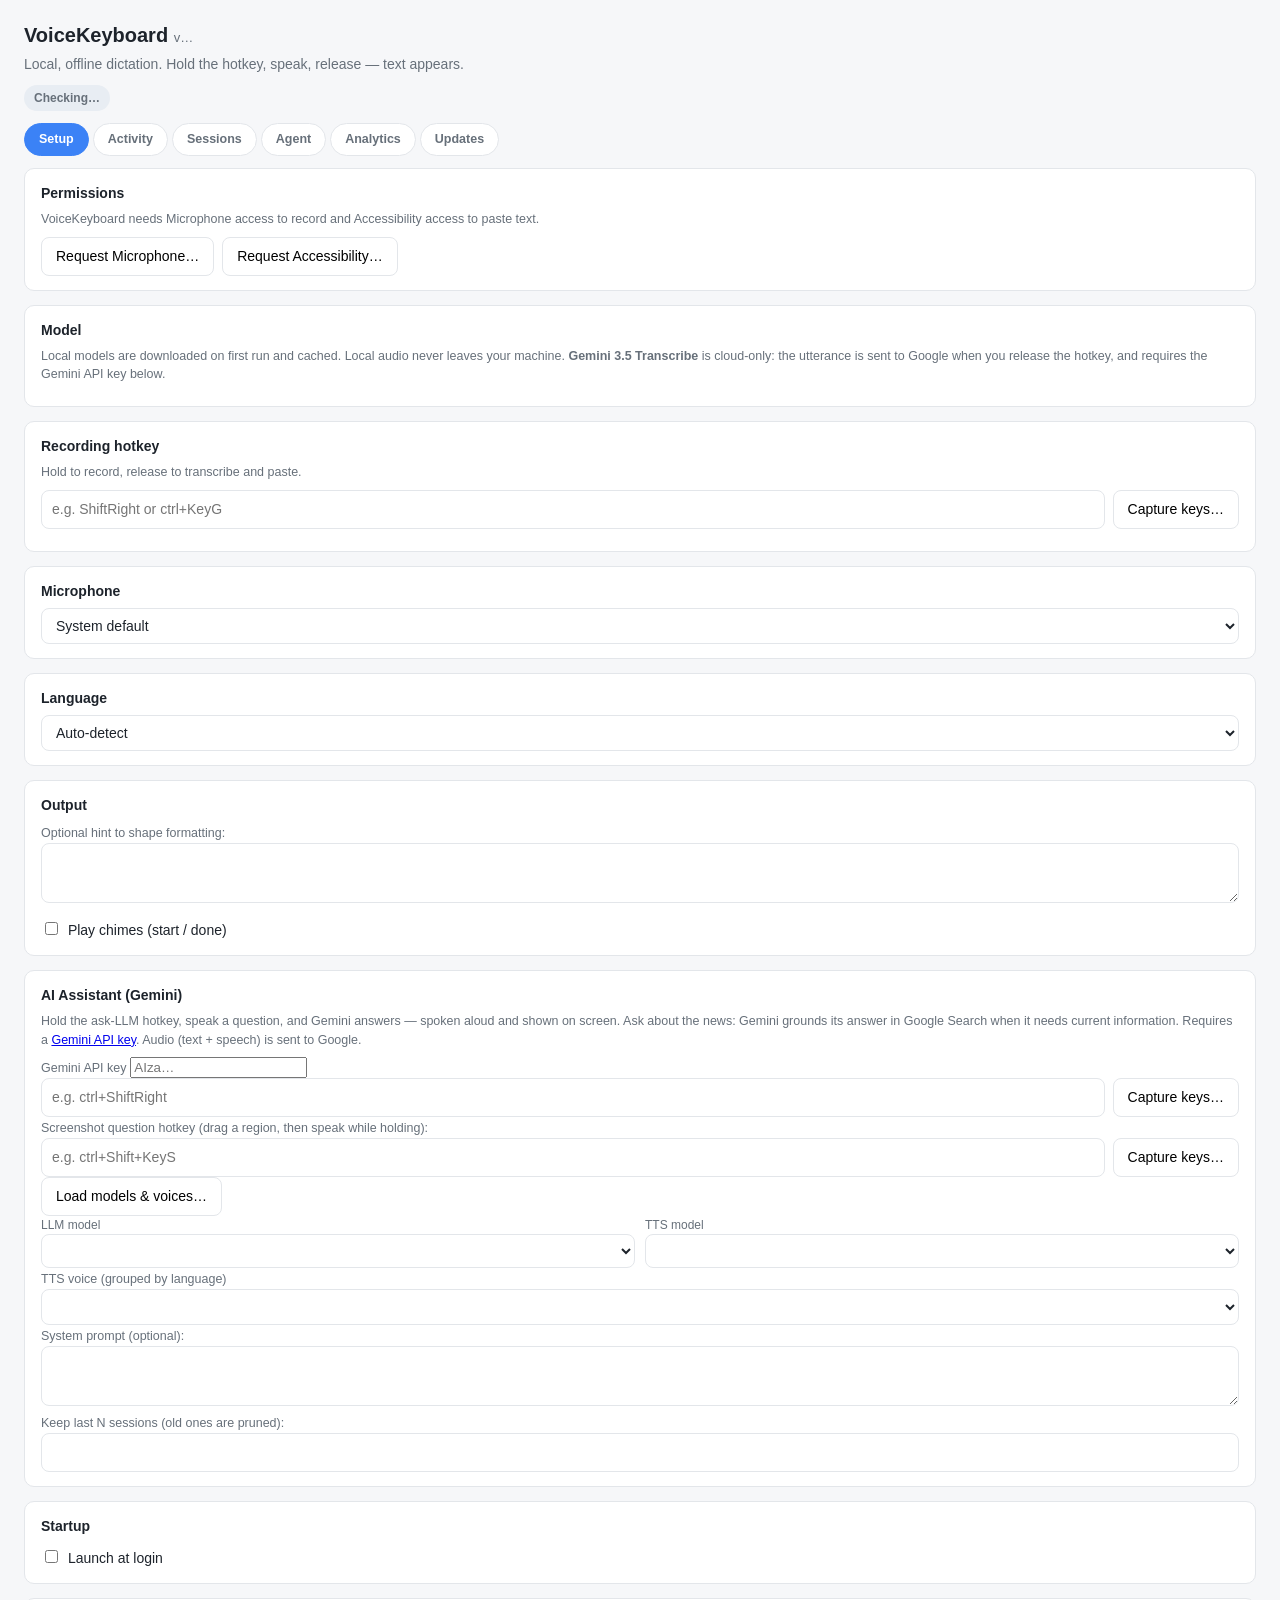
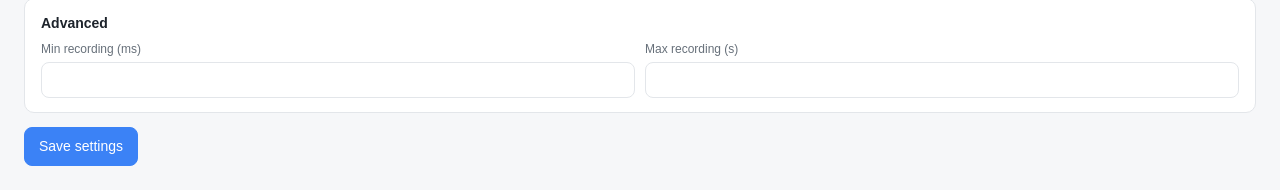
<file: ui/index.html>
<!doctype html>
<html lang="en">
  <head>
    <meta charset="utf-8" />
    <meta name="viewport" content="width=device-width, initial-scale=1" />
    <title>VoiceKeyboard — Settings</title>
    <link rel="stylesheet" href="style.css" />
  </head>
  <body>
    <header class="hero">
      <h1>VoiceKeyboard <span class="title-version">v<span id="aboutVersionSettings">…</span></span></h1>
      <p class="tagline">Local, offline dictation. Hold the hotkey, speak, release — text appears.</p>
      <div id="status" class="status">Checking…</div>
    </header>

    <nav class="tabs" id="tabs">
      <button class="tab active" data-tab="setup">Setup</button>
      <button class="tab" data-tab="activity">Activity</button>
      <button class="tab" data-tab="sessions">Sessions</button>
      <button class="tab" data-tab="agent">Agent</button>
      <button class="tab" data-tab="analytics">Analytics</button>
      <button class="tab" data-tab="updates">Updates</button>
    </nav>

    <main class="panel">
      <section id="tab-setup" class="tab-panel">
        <section class="card">
          <h2>Permissions</h2>
          <p class="hint">VoiceKeyboard needs Microphone access to record and Accessibility access to paste text.</p>
          <ul id="permissions" class="permissions"></ul>
          <div class="row">
            <button id="requestMicrophone" class="secondary">Request Microphone…</button>
            <button id="openMicSettings" class="secondary" hidden>Open System Settings…</button>
            <button id="resetMicrophone" class="secondary" hidden>Reset &amp; ask again…</button>
            <button id="requestAccessibility" class="secondary">Request Accessibility…</button>
          </div>
          <p id="accGuide" class="hint" hidden></p>
        </section>

        <section class="card">
          <h2>Model</h2>
          <p class="hint">Local models are downloaded on first run and cached. Local audio never leaves your machine. <strong>Gemini 3.5 Transcribe</strong> is cloud-only: the utterance is sent to Google when you release the hotkey, and requires the Gemini API key below.</p>
          <div id="models"></div>
          <div id="downloadProgress" class="download" hidden>
            <progress id="downloadBar" value="0" max="1"></progress>
            <span id="downloadText"></span>
          </div>
        </section>

        <section class="card">
          <h2>Recording hotkey</h2>
          <p class="hint">Hold to record, release to transcribe and paste.</p>
          <div class="row">
            <input id="hotkey" type="text" placeholder="e.g. ShiftRight or ctrl+KeyG" spellcheck="false" />
            <button id="captureHotkey" class="secondary">Capture keys…</button>
          </div>
          <div id="hotkeyHint" class="hint"></div>
        </section>

        <section class="card">
          <h2>Microphone</h2>
          <select id="inputDevice">
            <option value="">System default</option>
          </select>
        </section>

        <section class="card">
          <h2>Language</h2>
          <select id="language">
            <option value="auto">Auto-detect</option>
            <option value="en">English</option>
            <option value="pt">Português (Brasil)</option>
          </select>
        </section>

        <section class="card">
          <h2>Output</h2>
          <label class="hint" for="initialPrompt">Optional hint to shape formatting:</label>
          <textarea id="initialPrompt" rows="2"></textarea>
          <label class="check"><input id="sounds" type="checkbox" /> Play chimes (start / done)</label>
        </section>

        <section class="card">
          <h2>AI Assistant (Gemini)</h2>
          <p class="hint">Hold the ask-LLM hotkey, speak a question, and Gemini answers — spoken aloud and shown on screen. Ask about the news: Gemini grounds its answer in Google Search when it needs current information. Requires a <a href="https://aistudio.google.com/apikey" target="_blank" rel="noreferrer">Gemini API key</a>. Audio (text + speech) is sent to Google.</p>
          <label class="hint" for="geminiKey">Gemini API key</label>
          <input id="geminiKey" type="password" autocomplete="off" spellcheck="false" placeholder="AIza…" />
          <div class="row">
            <input id="llmHotkey" type="text" placeholder="e.g. ctrl+ShiftRight" spellcheck="false" />
            <button id="captureLlmHotkey" class="secondary">Capture keys…</button>
          </div>
          <label class="hint" for="screenshotHotkey">Screenshot question hotkey (drag a region, then speak while holding):</label>
          <div class="row">
            <input id="screenshotHotkey" type="text" placeholder="e.g. ctrl+Shift+KeyS" spellcheck="false" />
            <button id="captureShotHotkey" class="secondary">Capture keys…</button>
          </div>
          <div class="row">
            <button id="loadCatalog" class="secondary">Load models &amp; voices…</button>
            <span id="catalogStatus" class="hint"></span>
          </div>
          <div class="grid">
            <label>LLM model
              <select id="llmModel"></select>
            </label>
            <label>TTS model
              <select id="ttsModel"></select>
            </label>
          </div>
          <label class="hint" for="ttsVoice">TTS voice (grouped by language)</label>
          <select id="ttsVoice"></select>
          <label class="hint" for="llmPrompt">System prompt (optional):</label>
          <textarea id="llmPrompt" rows="2"></textarea>
          <label class="hint" for="sessionLimit">Keep last N sessions (old ones are pruned):</label>
          <input id="sessionLimit" type="number" min="1" max="500" step="1" />
        </section>

        <section class="card">
          <h2>Startup</h2>
          <label class="check"><input id="launchAtLogin" type="checkbox" /> Launch at login</label>
        </section>

        <section class="card advanced">
          <h2>Advanced</h2>
          <div class="grid">
            <label>Min recording (ms)
              <input id="minMs" type="number" min="100" max="2000" step="50" />
            </label>
            <label>Max recording (s)
              <input id="maxSecs" type="number" min="30" max="600" step="10" />
            </label>
          </div>
        </section>

        <div class="actions">
          <button id="save" class="primary">Save settings</button>
          <span id="saved" class="saved" hidden>Saved ✓</span>
        </div>
      </section>

      <section id="tab-activity" class="tab-panel" hidden>
        <section class="card">
          <h2>Activity</h2>
          <ul id="activity" class="activity">
            <li class="activity-empty">Nothing yet. Hold your hotkey and speak.</li>
          </ul>
        </section>

        <section class="card">
          <h2>Recent Transcriptions</h2>
          <div id="recentList" class="recent-list">
            <div class="hint">No transcriptions yet.</div>
          </div>
        </section>
      </section>

      <section id="tab-sessions" class="tab-panel" hidden>
        <section class="card">
          <div class="session-head">
            <h2>Sessions</h2>
            <button id="newSession" class="primary">New session</button>
          </div>
          <p class="hint" id="sessionsHint">Questions go to the active session. “New session” gives the assistant a clean context.</p>
          <div id="sessionList" class="session-list"></div>
        </section>

        <section class="card" id="sessionDetailCard" hidden>
          <div class="session-head">
            <h2 id="sessionDetailTitle">—</h2>
            <span id="sessionActiveBadge" class="badge active" hidden>active</span>
          </div>
          <p class="hint" id="sessionDetailMeta"></p>
          <div class="row session-actions">
            <button id="sessionUse" class="primary">Continue this session</button>
            <button id="sessionRename" class="secondary">Rename…</button>
            <button id="sessionDelete" class="secondary">Delete</button>
          </div>
          <div class="row" id="sessionRenameRow" hidden>
            <input id="sessionRenameInput" type="text" spellcheck="false" />
            <button id="sessionRenameSave" class="secondary">Save</button>
            <button id="sessionRenameCancel" class="secondary">Cancel</button>
          </div>
          <div id="sessionTurns" class="session-turns"></div>
          <div id="sessionPlan" class="agent-plan"></div>
          <div id="sessionArtifacts" class="agent-artifacts"></div>
          <div id="sessionTools" class="agent-tools"></div>
        </section>
      </section>

      <section id="tab-agent" class="tab-panel" hidden>
        <section class="card">
          <h2>Agent runtime</h2>
          <p class="hint">The assistant is a durable agent now: it can plan, use tools, write workspace files, search the web, remember facts and recover after a restart. Every step is stored in <code>agent.db</code>.</p>
          <label class="hint" for="workspaceRoot">Workspace folder (empty = app data/workspace)</label>
          <input id="workspaceRoot" type="text" spellcheck="false" placeholder="D:\Projects\voice-notes" />
          <div class="grid">
            <label>Max steps per run
              <input id="agentMaxSteps" type="number" min="4" max="60" step="1" />
            </label>
            <label>Context budget (tokens)
              <input id="agentContextBudget" type="number" min="8000" max="1000000" step="1000" />
            </label>
          </div>
          <label class="check"><input id="agentDeepWork" type="checkbox" /> Prefer deep work (longer budget, plans, subagents)</label>
          <label class="check"><input id="agentLogEverything" type="checkbox" /> Store full prompts for debugging</label>
          <div class="row">
            <button id="saveAgent" class="primary">Save agent settings</button>
            <span id="savedAgent" class="saved" hidden>Saved ✓</span>
            <span id="workspacePath" class="hint"></span>
          </div>
        </section>

        <section class="card">
          <div class="session-head">
            <h2>Runs</h2>
            <button id="refreshRuns" class="secondary">Refresh</button>
          </div>
          <p class="hint">Every execution is a durable run. Open one to see steps, tools, retries and artifacts; undo restores the files it wrote.</p>
          <div id="runList" class="run-list"></div>
          <div id="runDetail" class="run-detail" hidden></div>
        </section>

        <section class="card">
          <div class="session-head">
            <h2>Plan &amp; artifacts</h2>
            <span id="agentSessionLabel" class="hint"></span>
          </div>
          <div id="agentPlan" class="agent-plan"></div>
          <div id="agentArtifacts" class="agent-artifacts"></div>
        </section>

        <section class="card">
          <h2>Permissions</h2>
          <p class="hint">Saved grants are session-scoped. Revoke one to make the assistant ask again.</p>
          <div id="permissionList" class="permission-list"></div>
        </section>

        <section class="card">
          <div class="session-head">
            <h2>Background jobs</h2>
            <button id="refreshJobs" class="secondary">Refresh</button>
          </div>
          <div class="row">
            <input id="jobPrompt" type="text" placeholder="A task to run in the background…" />
            <button id="enqueueJob" class="primary">Start</button>
          </div>
          <div id="jobList" class="job-list"></div>
        </section>

        <section class="card">
          <h2>Agent metrics</h2>
          <div class="stats" id="agentStats"></div>
        </section>
      </section>

      <section id="tab-analytics" class="tab-panel" hidden>
        <section class="card">
          <h2>Performance</h2>
          <div class="stats" id="stats">
            <div class="stat"><span class="stat-label">Total runs:</span> <span id="statRuns">—</span></div>
            <div class="stat"><span class="stat-label">Avg inference:</span> <span id="statAvgMs">—</span></div>
            <div class="stat"><span class="stat-label">Total time:</span> <span id="statTotalMs">—</span></div>
            <div class="stat"><span class="stat-label">Avg segments:</span> <span id="statAvgSegs">—</span></div>
          </div>
        </section>
      </section>

      <section id="tab-updates" class="tab-panel" hidden>
        <section class="card">
          <h2>Updates</h2>
          <p class="hint">Version <span id="version"></span>. Updates are distributed as GitHub releases.</p>
          <div id="updateStatus" class="hint"></div>
          <div id="updateProgress" class="download" hidden>
            <progress id="updateBar" value="0" max="1"></progress>
            <span id="updateText"></span>
          </div>
          <div class="row">
            <button id="checkUpdates" class="secondary">Check for updates…</button>
            <button id="installUpdate" class="primary" hidden>Download &amp; install</button>
          </div>
          <label class="check"><input id="autoUpdate" type="checkbox" /> Check for updates automatically</label>
          <p id="updateNotes" class="hint" hidden></p>
        </section>
      </section>
    </main>

    <script src="app.js"></script>
  </body>
</html>
</file>
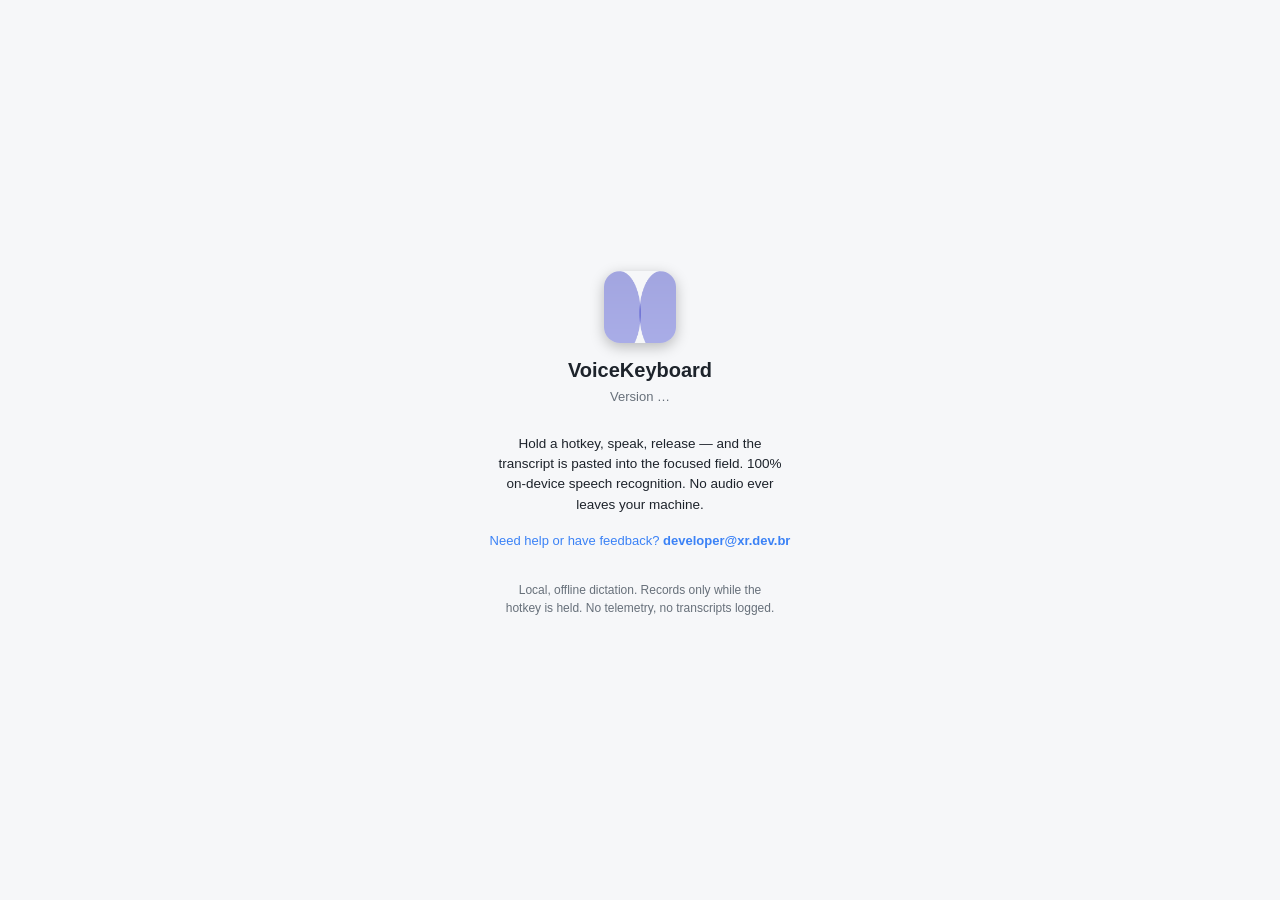
<file: ui/about.html>
<!doctype html>
<html lang="en">
  <head>
    <meta charset="utf-8" />
    <meta name="viewport" content="width=device-width, initial-scale=1" />
    <title>About VoiceKeyboard</title>
    <link rel="stylesheet" href="style.css" />
    <style>
      body {
        background: var(--bg);
        display: flex;
        flex-direction: column;
        align-items: center;
        justify-content: center;
        min-height: 100vh;
        padding: 24px;
        box-sizing: border-box;
        text-align: center;
      }
      .app-icon {
        width: 72px;
        height: 72px;
        border-radius: 16px;
        box-shadow: 0 4px 14px rgba(0, 0, 0, 0.25);
        margin-bottom: 12px;
      }
      h1 {
        margin: 0 0 2px;
        font-size: 20px;
      }
      .version {
        color: var(--muted);
        font-size: 13px;
        margin-bottom: 14px;
      }
      .desc {
        color: var(--text);
        font-size: 13.5px;
        line-height: 1.5;
        max-width: 300px;
        margin-bottom: 16px;
      }
      .contact {
        font-size: 13px;
        color: var(--accent);
        margin-bottom: 20px;
      }
      .contact a {
        color: var(--accent);
        text-decoration: none;
        font-weight: 600;
      }
      .privacy {
        font-size: 12px;
        color: var(--muted);
        max-width: 280px;
        line-height: 1.45;
      }
    </style>
  </head>
  <body>
    <img class="app-icon" src="icon.png" alt="VoiceKeyboard" />
    <h1>VoiceKeyboard</h1>
    <div class="version">Version <span id="aboutVersion">…</span></div>
    <p class="desc">
      Hold a hotkey, speak, release — and the transcript is pasted into the
      focused field. 100% on-device speech recognition. No audio ever leaves
      your machine.
    </p>
    <div class="contact">
      Need help or have feedback?
      <a href="mailto:developer@xr.dev.br">developer@xr.dev.br</a>
    </div>
    <p class="privacy">
      Local, offline dictation. Records only while the hotkey is held. No
      telemetry, no transcripts logged.
    </p>
    <script src="about.js"></script>
  </body>
</html>
</file>
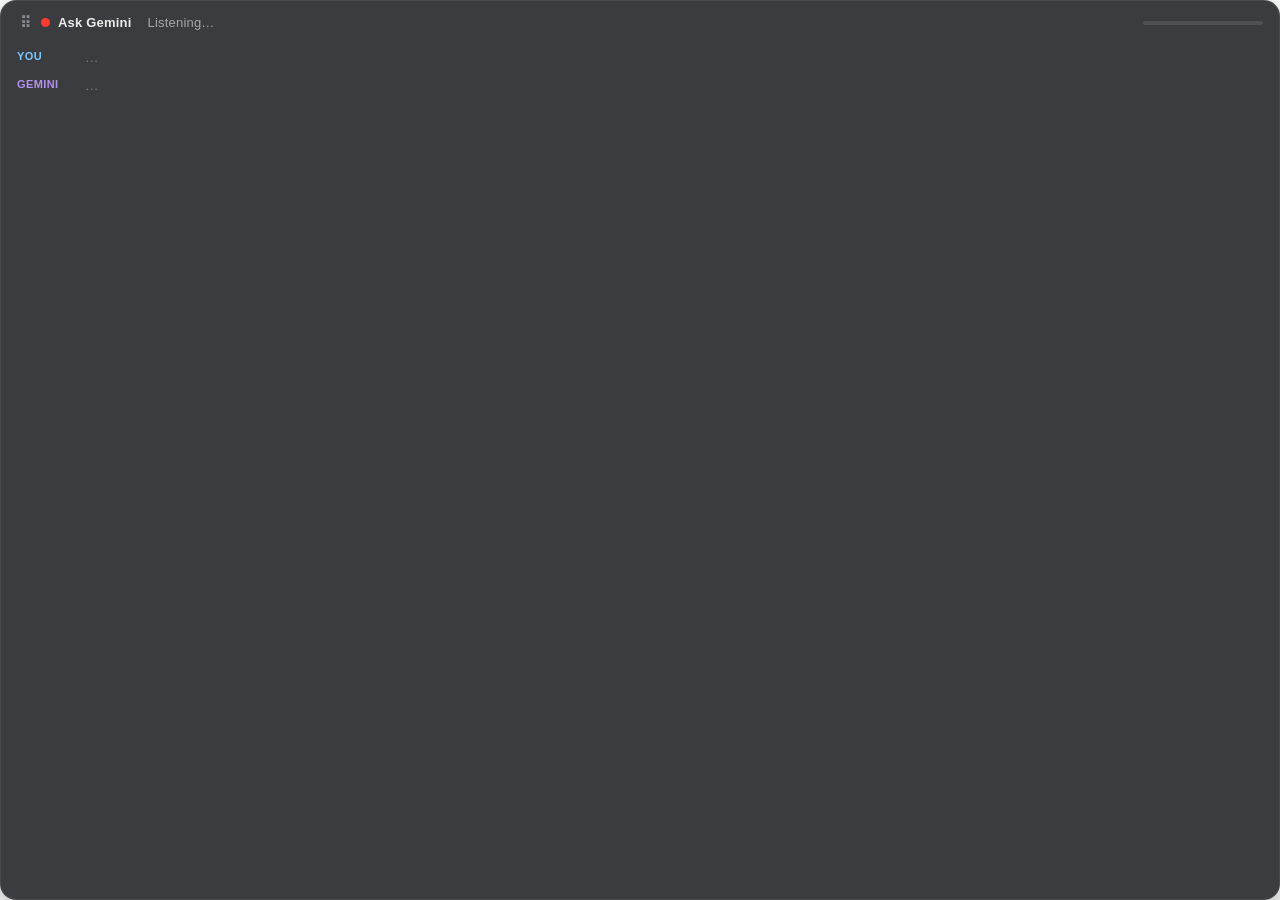
<file: ui/llm.html>
<!doctype html>
<html lang="en">
  <head>
    <meta charset="utf-8" />
    <meta name="viewport" content="width=device-width, initial-scale=1" />
    <title>Ask Gemini</title>
    <style>
      html,
      body {
        margin: 0;
        padding: 0;
        background: transparent;
        overflow: hidden;
        -webkit-user-select: none;
        user-select: none;
        font-family: -apple-system, BlinkMacSystemFont, "Segoe UI", sans-serif;
      }
      #panel {
        position: absolute;
        inset: 0;
        display: flex;
        flex-direction: column;
        padding: 14px 16px 12px;
        border-radius: 16px;
        background: rgba(16, 18, 22, 0.82);
        box-shadow: 0 8px 30px rgba(0, 0, 0, 0.35);
        border: 1px solid rgba(255, 255, 255, 0.08);
        color: rgba(255, 255, 255, 0.92);
        box-sizing: border-box;
      }
      #header {
        display: flex;
        align-items: center;
        gap: 8px;
        margin-bottom: 10px;
        font-size: 13px;
        font-weight: 600;
        letter-spacing: 0.2px;
        color: rgba(255, 255, 255, 0.9);
      }
      #dot {
        width: 9px;
        height: 9px;
        border-radius: 50%;
        background: #ff3b30;
      }
      #phase {
        color: rgba(255, 255, 255, 0.55);
        font-weight: 500;
        flex: 1;
        white-space: nowrap;
        overflow: hidden;
        text-overflow: ellipsis;
      }
      #sessionTitle {
        max-width: 150px;
        overflow: hidden;
        text-overflow: ellipsis;
        white-space: nowrap;
        font-weight: 500;
        color: rgba(255, 255, 255, 0.45);
      }
      #newSessionBtn {
        display: none;
        padding: 4px 12px;
        border: 1px solid rgba(255, 255, 255, 0.25);
        border-radius: 999px;
        background: rgba(79, 140, 255, 0.16);
        color: rgba(255, 255, 255, 0.9);
        font: 600 12px -apple-system, BlinkMacSystemFont, "Segoe UI", sans-serif;
        cursor: pointer;
        -webkit-app-region: no-drag;
      }
      #newSessionBtn:hover {
        background: rgba(79, 140, 255, 0.32);
      }
      #newSessionBtn:disabled {
        opacity: 0.4;
        cursor: default;
      }
      #history {
        display: none;
        flex-direction: column;
        gap: 4px;
        flex: 0 1 auto;
        min-height: 0;
        max-height: 55%;
        overflow-y: auto;
        margin-bottom: 8px;
        padding-bottom: 6px;
        border-bottom: 1px solid rgba(255, 255, 255, 0.08);
      }
      #panel > .row {
        flex-shrink: 0;
      }
      .hist-row {
        display: flex;
        gap: 8px;
        font-size: 12px;
        line-height: 1.4;
      }
      .hist-who {
        min-width: 46px;
        font-size: 10px;
        font-weight: 700;
        letter-spacing: 0.4px;
        text-transform: uppercase;
        color: rgba(255, 255, 255, 0.35);
        padding-top: 1px;
      }
      .hist-row.you .hist-who {
        color: rgba(122, 200, 255, 0.7);
      }
      .hist-row.gemini .hist-who {
        color: rgba(179, 146, 240, 0.7);
      }
      .hist-text {
        flex: 1;
        color: rgba(255, 255, 255, 0.65);
        white-space: pre-wrap;
        word-break: break-word;
        max-height: 54px;
        overflow: hidden;
      }
      #historyMore {
        font-size: 10.5px;
        color: rgba(255, 255, 255, 0.35);
        padding: 2px 0 2px 54px;
      }
      #cancelBtn {
        display: none;
        padding: 4px 12px;
        border: 1px solid rgba(255, 255, 255, 0.25);
        border-radius: 999px;
        background: rgba(255, 59, 48, 0.18);
        color: rgba(255, 255, 255, 0.9);
        font: 600 12px -apple-system, BlinkMacSystemFont, "Segoe UI", sans-serif;
        cursor: pointer;
        -webkit-app-region: no-drag;
      }
      #cancelBtn:hover {
        background: rgba(255, 59, 48, 0.35);
      }
      #levelbar {
        height: 4px;
        width: 120px;
        border-radius: 2px;
        background: rgba(255, 255, 255, 0.1);
        overflow: hidden;
      }
      #dragHandle {
        cursor: grab;
        color: rgba(255, 255, 255, 0.4);
        font-size: 15px;
        line-height: 1;
        padding: 0 3px;
        letter-spacing: -1px;
      }
      #dragHandle:active {
        cursor: grabbing;
      }
      #historyToggle {
        display: none;
        padding: 2px 9px;
        border: 1px solid rgba(255, 255, 255, 0.18);
        border-radius: 999px;
        background: rgba(255, 255, 255, 0.07);
        color: rgba(255, 255, 255, 0.62);
        font: 600 10.5px -apple-system, BlinkMacSystemFont, "Segoe UI", sans-serif;
        cursor: pointer;
        -webkit-app-region: no-drag;
      }
      #historyToggle:hover {
        background: rgba(255, 255, 255, 0.14);
        color: rgba(255, 255, 255, 0.9);
      }
      #historyToggle.on {
        background: rgba(79, 140, 255, 0.25);
        border-color: rgba(79, 140, 255, 0.5);
        color: #fff;
      }
      #shotChip {
        display: none;
        margin: 0 0 8px;
        padding: 4px 10px;
        border-radius: 8px;
        background: rgba(52, 199, 89, 0.12);
        border: 1px solid rgba(52, 199, 89, 0.3);
        color: rgba(210, 255, 220, 0.9);
        font-size: 11.5px;
        font-weight: 600;
        width: fit-content;
      }
      #transcript,
      #reply {
        cursor: pointer;
      }
      #levelfill {
        height: 100%;
        width: 0%;
        border-radius: 2px;
        background: linear-gradient(90deg, #4f8cff, #7ac8ff);
        transition: width 80ms linear;
      }
      .row {
        display: flex;
        gap: 10px;
        margin-top: 8px;
      }
      .who {
        min-width: 58px;
        font-size: 11px;
        font-weight: 700;
        letter-spacing: 0.4px;
        text-transform: uppercase;
        color: rgba(255, 255, 255, 0.45);
        padding-top: 2px;
      }
      .text {
        flex: 1;
        min-height: 16px;
        font-size: 13.5px;
        line-height: 1.45;
        color: rgba(255, 255, 255, 0.95);
        white-space: pre-wrap;
        word-break: break-word;
        max-height: 120px;
        overflow-y: auto;
      }
      .text.placeholder {
        color: rgba(255, 255, 255, 0.35);
      }
      .who.you {
        color: #7ac8ff;
      }
      .who.gemini {
        color: #b392f0;
      }
      #error {
        display: none;
        margin-top: 8px;
        padding: 8px 10px;
        border-radius: 8px;
        background: rgba(255, 59, 48, 0.12);
        border: 1px solid rgba(255, 59, 48, 0.35);
        color: #ff8a80;
        font-size: 12.5px;
        line-height: 1.4;
      }
      .thinking-dots {
        color: rgba(255, 255, 255, 0.5);
        font-weight: 600;
      }
      .thinking-dots::after {
        content: "";
        animation: dots 1.4s steps(4, end) infinite;
      }
      @keyframes dots {
        0% {
          content: "";
        }
        25% {
          content: ".";
        }
        50% {
          content: "..";
        }
        75%,
        100% {
          content: "...";
        }
      }
      #speaking {
        display: none;
        margin-top: 8px;
        font-size: 11px;
        font-weight: 600;
        letter-spacing: 0.3px;
        color: rgba(255, 255, 255, 0.4);
      }
      #speaking::before {
        content: "● ";
        color: #34c759;
        animation: pulse 1s ease-in-out infinite;
      }
      @keyframes pulse {
        50% {
          opacity: 0.3;
        }
      }
      #sources {
        display: none;
        margin-top: 8px;
        font-size: 11px;
        line-height: 1.4;
        color: rgba(255, 255, 255, 0.45);
      }
      #sources .source {
        display: inline-block;
        margin-right: 8px;
        padding: 2px 8px;
        border-radius: 999px;
        background: rgba(255, 255, 255, 0.08);
      }
      #plan,
      #tool,
      #artifacts {
        display: none;
        margin-top: 7px;
        font-size: 11.5px;
        line-height: 1.45;
        color: rgba(255, 255, 255, 0.55);
        white-space: nowrap;
        overflow: hidden;
        text-overflow: ellipsis;
      }
      #plan b,
      #tool b,
      #artifacts b {
        color: rgba(255, 255, 255, 0.8);
        font-weight: 600;
      }
      #permission {
        display: none;
        position: absolute;
        inset: 10px;
        z-index: 20;
        flex-direction: column;
        gap: 8px;
        padding: 14px;
        border-radius: 12px;
        background: rgba(24, 27, 33, 0.98);
        border: 1px solid rgba(255, 255, 255, 0.16);
        box-shadow: 0 10px 40px rgba(0, 0, 0, 0.55);
      }
      #permission h3 {
        margin: 0;
        font-size: 14px;
      }
      #permissionDetail {
        flex: 1;
        overflow-y: auto;
        font: 11.5px ui-monospace, SFMono-Regular, Menlo, monospace;
        white-space: pre-wrap;
        color: rgba(255, 255, 255, 0.72);
      }
      #permissionButtons {
        display: flex;
        flex-wrap: wrap;
        gap: 8px;
      }
      #permissionButtons button {
        padding: 6px 12px;
        border-radius: 8px;
        border: 1px solid rgba(255, 255, 255, 0.2);
        background: rgba(255, 255, 255, 0.08);
        color: rgba(255, 255, 255, 0.9);
        font: 600 12px -apple-system, BlinkMacSystemFont, "Segoe UI", sans-serif;
        cursor: pointer;
      }
      #permissionButtons button.primary {
        background: #2563eb;
        border-color: #2563eb;
      }
      #permissionButtons button.danger {
        background: rgba(255, 59, 48, 0.2);
        border-color: rgba(255, 59, 48, 0.5);
      }
    </style>
  </head>
  <body>
    <div id="panel" data-tauri-drag-region="deep">
      <div id="header">
        <span id="dragHandle" data-tauri-drag-region title="Drag to move">⠿</span>
        <div id="dot" data-tauri-drag-region></div>
        <span data-tauri-drag-region>Ask Gemini</span>
        <span id="sessionTitle" data-tauri-drag-region></span>
        <button id="historyToggle">History</button>
        <span id="phase" data-tauri-drag-region>Listening…</span>
        <button id="newSessionBtn">+ New session</button>
        <button id="cancelBtn">✕ Cancel</button>
        <div id="levelbar"><div id="levelfill"></div></div>
      </div>
      <div id="history" data-tauri-drag-region="false"></div>
      <div id="shotChip" data-tauri-drag-region="false">📷 Screenshot attached — ask about it</div>
      <div class="row">
        <span class="who you">You</span>
        <div id="transcript" class="text placeholder" data-tauri-drag-region="false" title="Click to expand session history">…</div>
      </div>
      <div class="row">
        <span class="who gemini">Gemini</span>
        <div id="reply" class="text placeholder" data-tauri-drag-region="false" title="Click to expand session history">…</div>
      </div>
      <div id="speaking">Speaking reply</div>
      <div id="plan"></div>
      <div id="tool"></div>
      <div id="artifacts"></div>
      <div id="sources"></div>
      <div id="error"></div>
      <div id="permission" data-tauri-drag-region="false">
        <h3 id="permissionTitle">Permission</h3>
        <div id="permissionDetail"></div>
        <div id="permissionButtons"></div>
      </div>
    </div>
    <script src="llm.js"></script>
  </body>
</html>
</file>
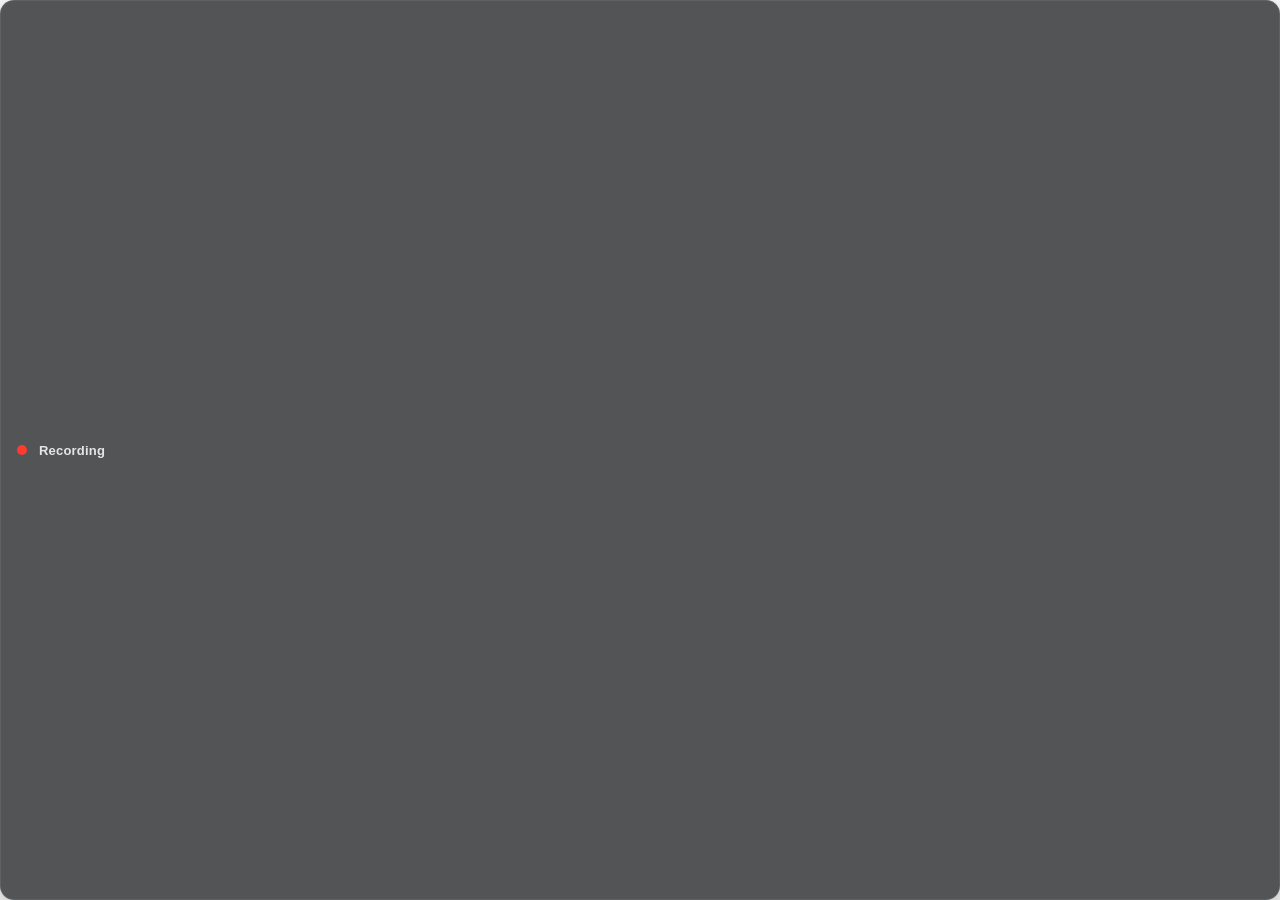
<file: ui/overlay.html>
<!doctype html>
<html lang="en">
  <head>
    <meta charset="utf-8" />
    <meta name="viewport" content="width=device-width, initial-scale=1" />
    <title>Recording</title>
    <style>
      html,
      body {
        margin: 0;
        padding: 0;
        background: transparent;
        overflow: hidden;
        -webkit-user-select: none;
        user-select: none;
      }
      #panel {
        position: absolute;
        inset: 0;
        display: flex;
        align-items: center;
        justify-content: center;
        gap: 12px;
        padding: 0 16px;
        border-radius: 14px;
        background: rgba(16, 18, 22, 0.72);
        box-shadow: 0 8px 30px rgba(0, 0, 0, 0.35);
        border: 1px solid rgba(255, 255, 255, 0.08);
      }
      #dot {
        width: 10px;
        height: 10px;
        min-width: 10px;
        border-radius: 50%;
        background: #ff3b30;
        animation: pulse 0.9s ease-in-out infinite;
      }
      #label {
        color: rgba(255, 255, 255, 0.85);
        font: 600 13px -apple-system, BlinkMacSystemFont, "Segoe UI", sans-serif;
        letter-spacing: 0.2px;
        white-space: nowrap;
        overflow: hidden;
        text-overflow: ellipsis;
        flex: 0 1 auto;
        min-width: 0;
      }
      canvas {
        display: block;
        height: 34px;
        width: 0;
        flex: 1 1 0;
        min-width: 0;
      }
      @keyframes pulse {
        0%,
        100% {
          opacity: 1;
          transform: scale(1);
        }
        50% {
          opacity: 0.4;
          transform: scale(0.8);
        }
      }
    </style>
  </head>
  <body>
    <div id="panel">
      <div id="dot"></div>
      <div id="label">Recording</div>
      <canvas id="wave"></canvas>
    </div>
    <script src="overlay.js"></script>
  </body>
</html>
</file>
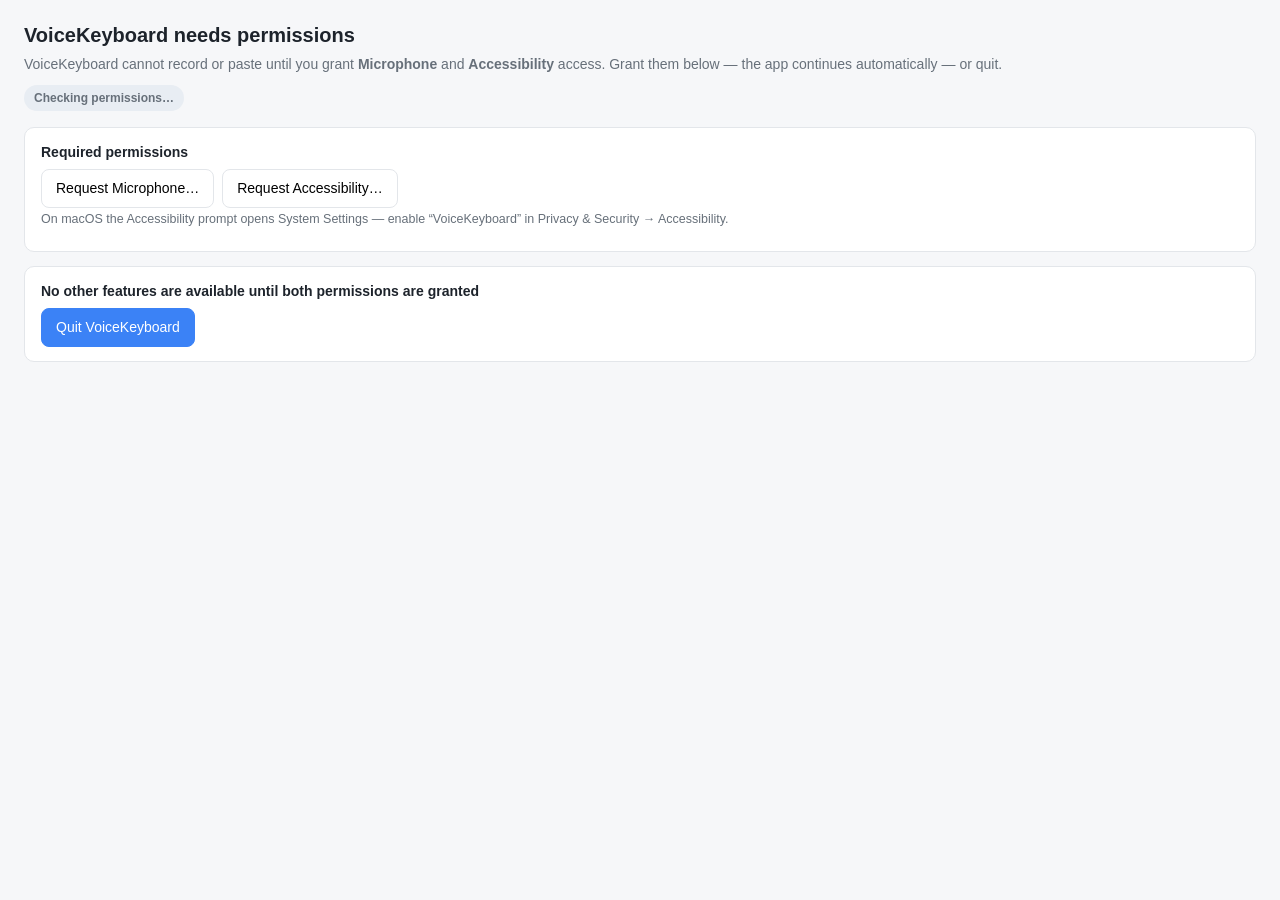
<file: ui/perm.html>
<!doctype html>
<html lang="en">
  <head>
    <meta charset="utf-8" />
    <meta name="viewport" content="width=device-width, initial-scale=1" />
    <title>VoiceKeyboard — Permissions required</title>
    <link rel="stylesheet" href="style.css" />
  </head>
  <body>
    <header class="hero">
      <h1>VoiceKeyboard needs permissions</h1>
      <p class="tagline">
        VoiceKeyboard cannot record or paste until you grant
        <strong>Microphone</strong> and <strong>Accessibility</strong> access.
        Grant them below — the app continues automatically — or quit.
      </p>
      <div id="status" class="status">Checking permissions…</div>
    </header>

    <main class="panel">
      <section class="card">
        <h2>Required permissions</h2>
        <ul id="permissions" class="permissions"></ul>
        <div class="row">
          <button id="micAction" class="secondary">Request Microphone…</button>
          <button id="accAction" class="secondary">Request Accessibility…</button>
        </div>
        <p id="bundleNote" class="hint" hidden></p>
        <p class="hint">
          On macOS the Accessibility prompt opens System Settings — enable
          “VoiceKeyboard” in Privacy &amp; Security → Accessibility.
        </p>
      </section>

      <section class="card">
        <h2>No other features are available until both permissions are granted</h2>
        <div class="row">
          <button id="quit" class="primary">Quit VoiceKeyboard</button>
        </div>
      </section>
    </main>

    <script src="perm.js"></script>
  </body>
</html>
</file>
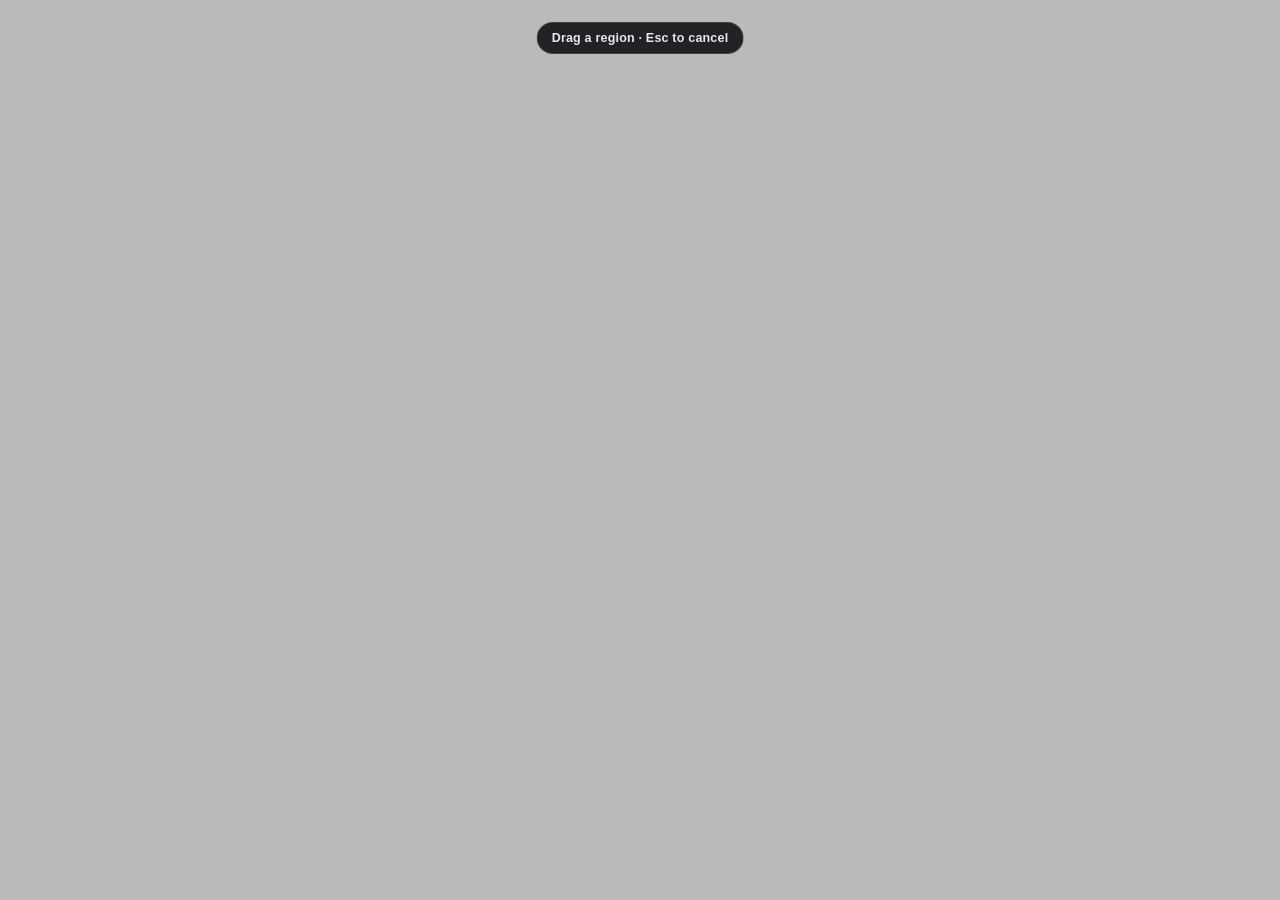
<file: ui/shot.html>
<!doctype html>
<html lang="en">
  <head>
    <meta charset="utf-8" />
    <meta name="viewport" content="width=device-width, initial-scale=1" />
    <title>Screenshot</title>
    <style>
      html,
      body {
        margin: 0;
        padding: 0;
        width: 100%;
        height: 100%;
        overflow: hidden;
        cursor: crosshair;
        user-select: none;
        -webkit-user-select: none;
        font-family: -apple-system, BlinkMacSystemFont, "Segoe UI", sans-serif;
      }
      #shade {
        position: fixed;
        inset: 0;
        background: rgba(8, 10, 14, 0.28);
      }
      #selection {
        position: fixed;
        display: none;
        border: 2px solid #5b9dff;
        background: rgba(91, 157, 255, 0.08);
        box-shadow: 0 0 0 9999px rgba(8, 10, 14, 0.28);
        border-radius: 2px;
      }
      #hint {
        position: fixed;
        top: 22px;
        left: 50%;
        transform: translateX(-50%);
        padding: 8px 14px;
        border-radius: 999px;
        background: rgba(16, 18, 22, 0.9);
        border: 1px solid rgba(255, 255, 255, 0.14);
        color: rgba(255, 255, 255, 0.9);
        font-size: 12.5px;
        font-weight: 600;
        letter-spacing: 0.2px;
        pointer-events: none;
      }
    </style>
  </head>
  <body>
    <div id="shade"></div>
    <div id="selection"></div>
    <div id="hint">Drag a region · Esc to cancel</div>
    <script src="shot.js"></script>
  </body>
</html>
</file>
<file: ui/style.css>
:root {
  --bg: #f6f7f9;
  --card: #ffffff;
  --border: #e3e6ea;
  --text: #1d232b;
  --muted: #67707a;
  --accent: #3b82f6;
  --accent-dark: #2563eb;
  --ok: #16a34a;
  --warn: #b45309;
  --err: #dc2626;
}

* {
  box-sizing: border-box;
}

body {
  margin: 0;
  font-family: -apple-system, BlinkMacSystemFont, "Segoe UI", Roboto, Helvetica, Arial, sans-serif;
  background: var(--bg);
  color: var(--text);
  font-size: 14px;
  line-height: 1.5;
}

.hero {
  padding: 20px 24px 12px;
}

.hero h1 {
  margin: 0;
  font-size: 20px;
}

.title-version {
  color: var(--muted);
  font-size: 13px;
  font-weight: 500;
}

.tagline {
  margin: 4px 0 0;
  color: var(--muted);
}

.status {
  display: inline-block;
  margin-top: 10px;
  padding: 4px 10px;
  border-radius: 999px;
  font-size: 12px;
  font-weight: 600;
  background: #e8edf3;
  color: var(--muted);
}

.status.recording {
  background: #fee2e2;
  color: var(--err);
}

.status.busy {
  background: #fef3c7;
  color: var(--warn);
}

.status.ok {
  background: #dcfce7;
  color: var(--ok);
}

.panel {
  padding: 4px 24px 24px;
}

.tabs {
  display: flex;
  gap: 4px;
  padding: 0 24px 8px;
  flex-wrap: wrap;
}

.tab {
  appearance: none;
  border: 1px solid var(--border);
  background: var(--card);
  color: var(--muted);
  border-radius: 999px;
  padding: 6px 14px;
  font-size: 12.5px;
  font-weight: 600;
  cursor: pointer;
  transition: background 0.15s, color 0.15s;
}

.tab:hover {
  background: var(--border);
  color: var(--text);
}

.tab.active {
  background: var(--accent);
  border-color: var(--accent);
  color: #fff;
}

.tab-panel[hidden] {
  display: none;
}

.card {
  background: var(--card);
  border: 1px solid var(--border);
  border-radius: 10px;
  padding: 14px 16px;
  margin-bottom: 14px;
}

.card h2 {
  margin: 0 0 6px;
  font-size: 14px;
}

.hint {
  margin: 2px 0 8px;
  color: var(--muted);
  font-size: 12.5px;
}

.row {
  display: flex;
  gap: 8px;
  align-items: center;
}

input[type="text"],
input[type="number"],
select,
textarea {
  width: 100%;
  padding: 8px 10px;
  border: 1px solid var(--border);
  border-radius: 8px;
  font: inherit;
  background: #fff;
  color: var(--text);
}

textarea {
  resize: vertical;
}

input:focus,
select:focus,
textarea:focus {
  outline: 2px solid var(--accent);
  outline-offset: -1px;
}

button {
  padding: 8px 14px;
  border-radius: 8px;
  border: 1px solid var(--border);
  background: #fff;
  font: inherit;
  cursor: pointer;
  white-space: nowrap;
}

button.primary {
  background: var(--accent);
  border-color: var(--accent);
  color: #fff;
}

button.primary:hover {
  background: var(--accent-dark);
}

button.secondary:hover {
  background: #f0f2f5;
}

.check {
  display: block;
  margin-top: 10px;
  cursor: pointer;
}

.check input {
  margin-right: 6px;
}

.grid {
  display: grid;
  grid-template-columns: 1fr 1fr;
  gap: 10px;
}

.grid label {
  display: block;
  color: var(--muted);
  font-size: 12px;
}

.grid input {
  margin-top: 4px;
}

.model {
  display: flex;
  align-items: flex-start;
  gap: 10px;
  padding: 8px 0;
  border-top: 1px solid var(--border);
}

.model:first-child {
  border-top: none;
}

.model input[type="radio"] {
  margin-top: 3px;
}

.model .model-body {
  flex: 1;
}

.model .model-name {
  font-weight: 600;
}

.model .model-desc {
  color: var(--muted);
  font-size: 12px;
}

.badge {
  font-size: 11px;
  padding: 2px 8px;
  border-radius: 999px;
  margin-left: 6px;
  font-weight: 600;
}

.badge.downloaded {
  background: #dcfce7;
  color: var(--ok);
}

.badge.active {
  background: #dbeafe;
  color: var(--accent-dark);
}

.download {
  margin-top: 10px;
}

.download progress {
  width: 100%;
  height: 8px;
}

.download span {
  font-size: 12px;
  color: var(--muted);
}

.permissions {
  margin: 0;
  padding-left: 18px;
}

.permissions li {
  margin: 4px 0;
}

.permissions .ok {
  color: var(--ok);
}

.permissions .missing {
  color: var(--warn);
}

.activity {
  margin: 0;
  padding: 0;
  list-style: none;
  max-height: 200px;
  overflow-y: auto;
  font-size: 12.5px;
}

.activity li {
  display: flex;
  gap: 8px;
  padding: 3px 0;
  border-top: 1px solid var(--border);
}

.activity li:first-child {
  border-top: none;
}

.act-time {
  color: var(--muted);
  font-variant-numeric: tabular-nums;
  white-space: nowrap;
}

.act-rec {
  color: var(--err);
}

.act-busy {
  color: var(--warn);
}

.act-ok {
  color: var(--ok);
}

.act-warn {
  color: var(--warn);
}

.act-err {
  color: var(--err);
}

.activity-empty {
  color: var(--muted);
  font-style: italic;
}

.actions {
  display: flex;
  align-items: center;
  gap: 12px;
  margin-top: 6px;
}

.saved {
  color: var(--ok);
  font-size: 13px;
}

.stats {
  display: grid;
  grid-template-columns: 1fr 1fr;
  gap: 6px 16px;
}

.stat {
  font-size: 13px;
}

.stat-label {
  color: var(--muted);
}

.recent-list {
  display: flex;
  flex-direction: column;
  gap: 6px;
}

.recent-row {
  display: flex;
  align-items: center;
  gap: 8px;
  padding: 6px 0;
  border-top: 1px solid var(--border);
}

.recent-row:first-child {
  border-top: none;
}

.recent-text {
  flex: 1;
  font-size: 13px;
  overflow: hidden;
  text-overflow: ellipsis;
  white-space: nowrap;
}

.recent-copy {
  flex-shrink: 0;
  font-size: 12px;
  padding: 4px 10px;
}

.session-head {
  display: flex;
  align-items: center;
  justify-content: space-between;
  gap: 8px;
}

.session-head h2 {
  margin: 0;
}

.session-actions {
  flex-wrap: wrap;
  margin-bottom: 4px;
}

.session-list {
  display: flex;
  flex-direction: column;
  gap: 6px;
  max-height: 240px;
  overflow-y: auto;
}

.session-item {
  display: flex;
  flex-direction: column;
  align-items: flex-start;
  gap: 2px;
  width: 100%;
  text-align: left;
  padding: 8px 10px;
  border-radius: 8px;
  border: 1px solid var(--border);
  background: #fff;
  cursor: pointer;
  overflow: hidden;
}

.session-item:hover {
  background: #f8fafc;
}

.session-item.active {
  border-color: var(--accent);
  background: #eff6ff;
}

.session-item-title {
  font-weight: 600;
  font-size: 13px;
  max-width: 100%;
  overflow: hidden;
  text-overflow: ellipsis;
  white-space: nowrap;
}

.session-item-meta {
  color: var(--muted);
  font-size: 12px;
}

.session-turns {
  display: flex;
  flex-direction: column;
  gap: 8px;
  margin-top: 10px;
  max-height: 300px;
  overflow-y: auto;
}

.session-turn {
  border: 1px solid var(--border);
  border-radius: 8px;
  padding: 8px 10px;
  background: #fff;
}

.session-turn.user {
  background: #f0f7ff;
}

.session-turn-who {
  font-size: 11px;
  font-weight: 700;
  letter-spacing: 0.4px;
  text-transform: uppercase;
  color: var(--muted);
  margin-bottom: 2px;
}

.session-turn.user .session-turn-who {
  color: var(--accent-dark);
}

.session-turn.gemini .session-turn-who {
  color: #7c5cd6;
}

.session-turn-text {
  font-size: 13px;
  white-space: pre-wrap;
  word-break: break-word;
}

/* Agent workspace */
.agent-subhead {
  margin: 12px 0 6px;
  font-size: 11px;
  font-weight: 700;
  letter-spacing: 0.5px;
  text-transform: uppercase;
  color: var(--muted);
}
.plan-item,
.tool-row,
.run-row,
.run-step,
.run-tool,
.run-event,
.job-row,
.permission-row,
.agent-artifact {
  display: flex;
  align-items: center;
  gap: 8px;
  padding: 5px 0;
  border-bottom: 1px solid var(--border);
  font-size: 12.5px;
}
.plan-mark {
  width: 16px;
  text-align: center;
  color: var(--muted);
}
.plan-item.completed .plan-mark { color: var(--ok); }
.plan-item.in_progress .plan-mark { color: var(--warn); }
.plan-item.blocked .plan-mark { color: var(--err); }
.plan-item.completed { color: var(--muted); text-decoration: line-through; }
.plan-item.blocked { color: var(--err); }
.artifact-path {
  font-family: ui-monospace, SFMono-Regular, Menlo, monospace;
  overflow: hidden;
  text-overflow: ellipsis;
}
.artifact-meta,
.run-meta,
.tool-status,
.job-meta,
.permission-scope {
  margin-left: auto;
  color: var(--muted);
  font-size: 11.5px;
  white-space: nowrap;
}
.run-row { cursor: pointer; }
.run-row:hover { background: #f3f6fa; }
.run-status,
.job-status,
.tool-status {
  font-weight: 700;
  font-size: 11px;
  text-transform: uppercase;
}
.run-row.succeeded .run-status,
.job-row.succeeded .job-status,
.tool-row.succeeded .tool-status { color: var(--ok); }
.run-row.failed .run-status,
.job-row.failed .job-status,
.tool-row.failed .tool-status { color: var(--err); }
.run-row.running .run-status,
.job-row.running .job-status,
.tool-row.running .tool-status { color: var(--warn); }
.run-when,
.job-kind,
.tool-name,
.permission-action {
  font-weight: 600;
}
.run-detail {
  margin-top: 12px;
  padding-top: 8px;
  border-top: 1px solid var(--border);
}
.run-detail-head {
  display: flex;
  align-items: center;
  gap: 12px;
  flex-wrap: wrap;
  font-size: 12.5px;
}
.run-detail-head button { margin-left: auto; }
.run-step,
.run-tool,
.run-event {
  font-family: ui-monospace, SFMono-Regular, Menlo, monospace;
  font-size: 11.5px;
  color: var(--muted);
  word-break: break-word;
}
.run-tool.failed { color: var(--err); }
.permission-row button { margin-left: auto; }
.job-row button { margin-left: 10px; }
.agent-plan,
.agent-artifacts,
.agent-tools { margin-top: 10px; }
</file>
